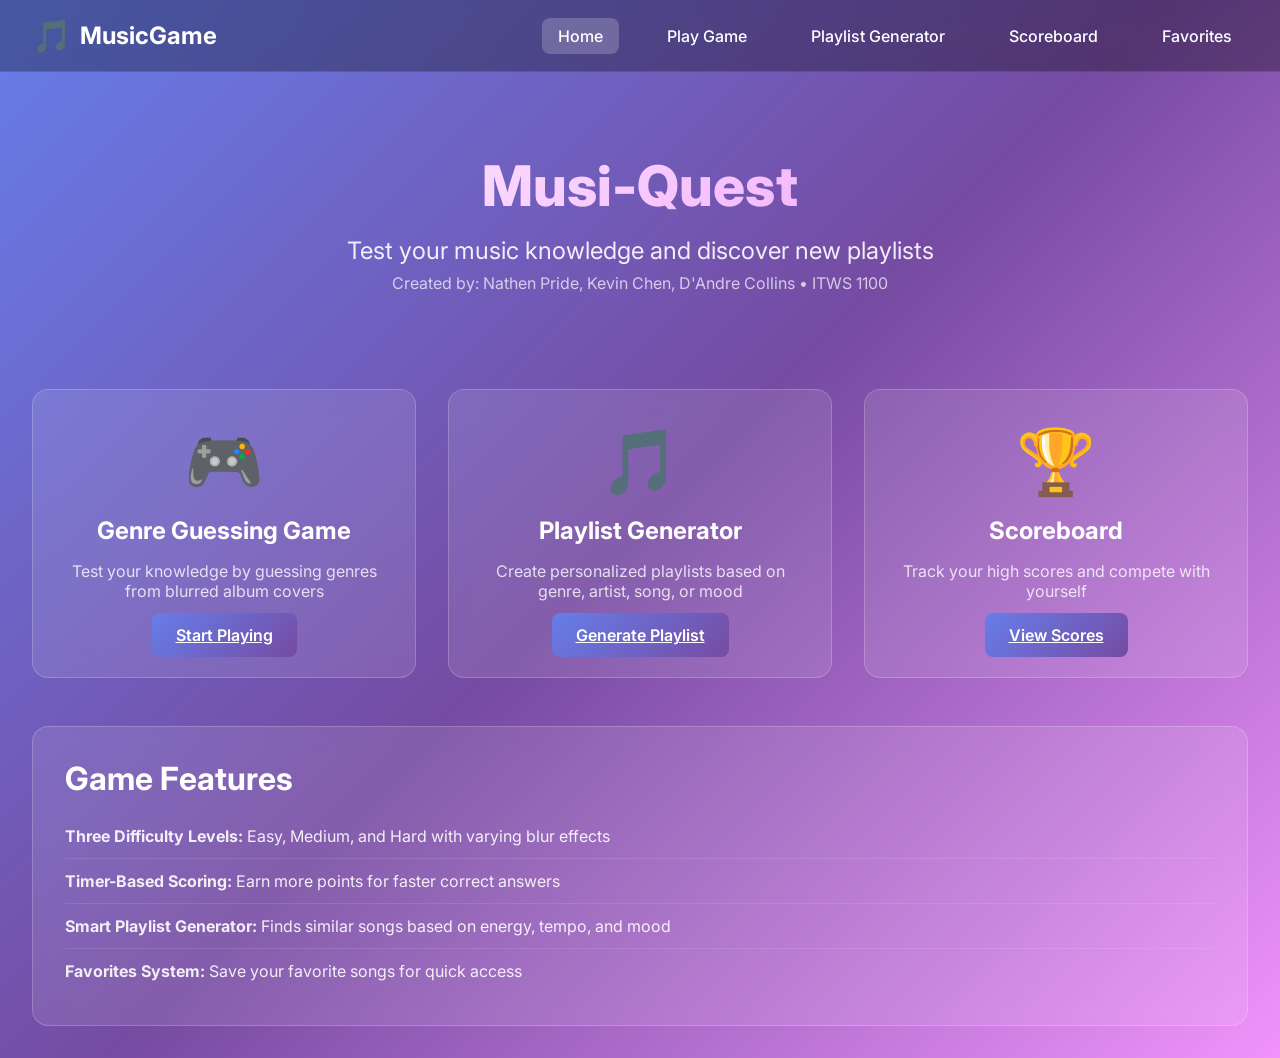
<file: index.html>
<!DOCTYPE html>
<!-- Landing page -->
<html lang="en">
<head>
    <meta charset="UTF-8">
    <meta name="viewport" content="width=device-width, initial-scale=1.0">
    <title>Welcome to Musi Quest</title>
    <link rel="preconnect" href="https://fonts.googleapis.com">
    <link rel="preconnect" href="https://fonts.gstatic.com" crossorigin>
    <link href="https://fonts.googleapis.com/css2?family=Inter:wght@300;400;600;700;800&display=swap" rel="stylesheet">
    <link rel="stylesheet" href="styles.css">
</head>
<body>

    <nav id="navbar">
        <div class="nav-container">
            <div class="nav-brand">
                <span class="icon">🎵</span>
                <span class="brand-text">MusicGame</span>
            </div>
            <ul class="nav-links">
                <li><a href="index.html"              class="nav-link active">Home</a></li>
                <li><a href="pages/game.html"         class="nav-link">Play Game</a></li>
                <li><a href="pages/playlist.html"     class="nav-link">Playlist Generator</a></li>
                <li><a href="pages/scoreboard.html"   class="nav-link">Scoreboard</a></li>
                <li><a href="pages/favorites.html"    class="nav-link">Favorites</a></li>
            </ul>
        </div>
    </nav>

    <main id="app">

        <section class="page active">
            <div class="container">
                <div class="hero-section">
                    <h1 class="hero-title">Musi-Quest</h1>
                    <p class="hero-subtitle">Test your music knowledge and discover new playlists</p>
                    <p class="team-info">Created by: Nathen Pride, Kevin Chen, D'Andre Collins &bull; ITWS 1100</p>
                </div>

                <div class="features-grid">
                    <div class="feature-card">
                        <div class="feature-icon">🎮</div>
                        <h3>Genre Guessing Game</h3>
                        <p>Test your knowledge by guessing genres from blurred album covers</p>
                        <a href="pages/game.html" class="btn btn-primary">Start Playing</a>
                    </div>
                    <div class="feature-card">
                        <div class="feature-icon">🎵</div>
                        <h3>Playlist Generator</h3>
                        <p>Create personalized playlists based on genre, artist, song, or mood</p>
                        <a href="pages/playlist.html" class="btn btn-primary">Generate Playlist</a>
                    </div>
                    <div class="feature-card">
                        <div class="feature-icon">🏆</div>
                        <h3>Scoreboard</h3>
                        <p>Track your high scores and compete with yourself</p>
                        <a href="pages/scoreboard.html" class="btn btn-primary">View Scores</a>
                    </div>
                </div>

                <div class="info-section">
                    <h2>Game Features</h2>
                    <ul class="features-list">
                        <li><strong>Three Difficulty Levels:</strong> Easy, Medium, and Hard with varying blur effects</li>
                        <li><strong>Timer-Based Scoring:</strong> Earn more points for faster correct answers</li>
                        <li><strong>Smart Playlist Generator:</strong> Finds similar songs based on energy, tempo, and mood</li>
                        <li><strong>Favorites System:</strong> Save your favorite songs for quick access</li>
                    </ul>
                </div>
            </div>
        </section>

    </main>

</body>
</html>
</file>
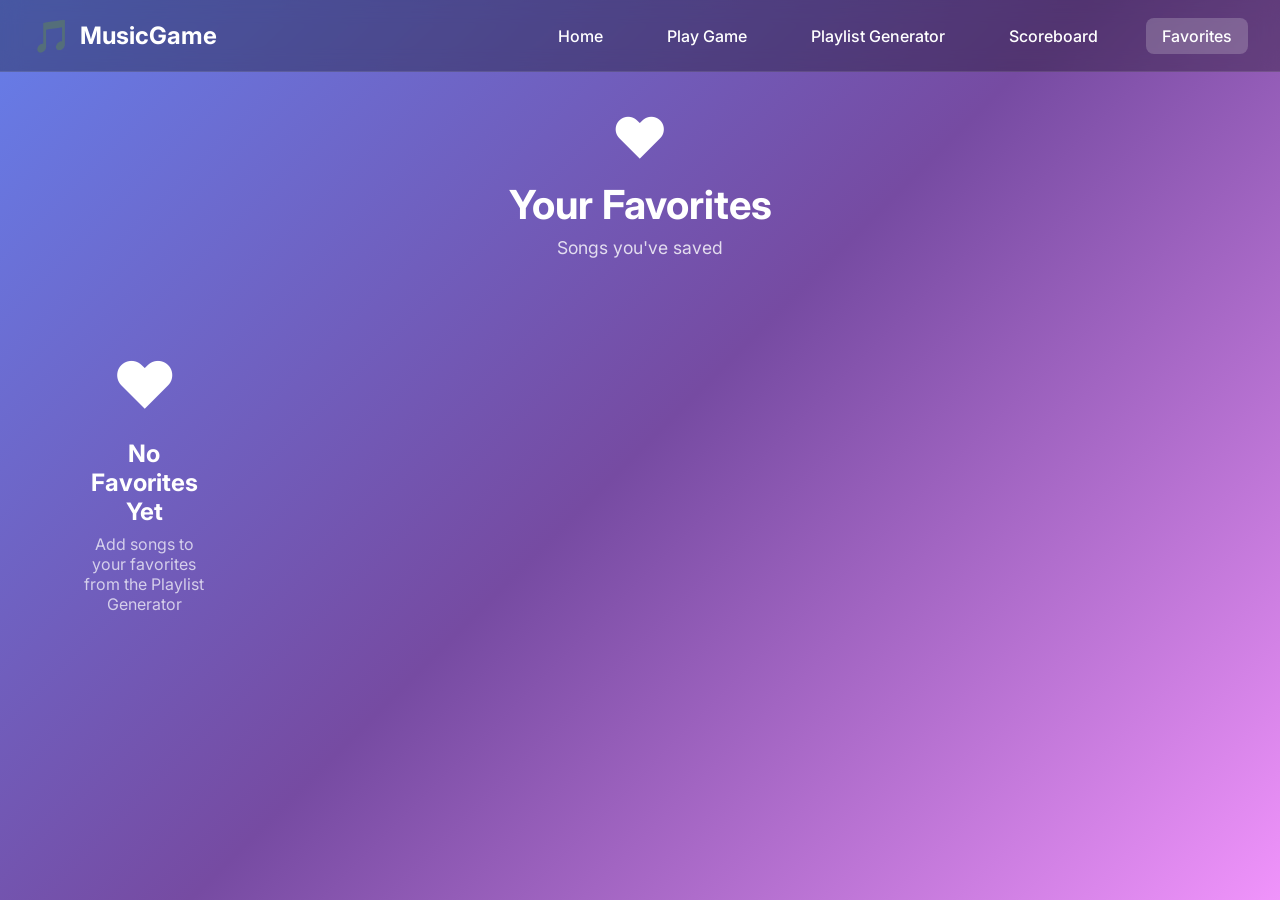
<file: pages/favorites.html>
<!DOCTYPE html>
<!-- Favorites page — renders saved songs from localStorage via favorites.js -->
<html lang="en">
<head>
    <meta charset="UTF-8">
    <meta name="viewport" content="width=device-width, initial-scale=1.0">
    <title>Favorites – MusicGame</title>
    <link rel="preconnect" href="https://fonts.googleapis.com">
    <link rel="preconnect" href="https://fonts.gstatic.com" crossorigin>
    <link href="https://fonts.googleapis.com/css2?family=Inter:wght@300;400;600;700;800&display=swap" rel="stylesheet">
    <link rel="stylesheet" href="../styles.css">
</head>
<body>

    <nav id="navbar">
        <div class="nav-container">
            <div class="nav-brand">
                <span class="icon">🎵</span>
                <span class="brand-text">MusicGame</span>
            </div>
            <ul class="nav-links">
                <li><a href="../index.html"          class="nav-link">Home</a></li>
                <li><a href="game.html"               class="nav-link">Play Game</a></li>
                <li><a href="playlist.html"           class="nav-link">Playlist Generator</a></li>
                <li><a href="scoreboard.html"         class="nav-link">Scoreboard</a></li>
                <li><a href="favorites.html"          class="nav-link active">Favorites</a></li>
            </ul>
        </div>
    </nav>

    <main id="app">
        <section class="page active">
            <div class="container">
                <div class="page-header">
                    <span class="page-icon">❤️</span>
                    <h1>Your Favorites</h1>
                    <p>Songs you've saved</p>
                </div>
                <!-- loadFavorites() renders cards into this grid -->
                <div id="favorites-grid" class="playlist-grid"></div>
            </div>
        </section>
    </main>

    <script src="../data/songs.js"></script>
    <script src="../js/storage.js"></script>
    <script src="../js/favorites.js"></script>
    <script>
        let _favAudio = null;
        let _favSongId = null;

        function setPlayBtnIcon(songId, icon) {
            const btn = document.getElementById('play-btn-' + songId);
            if (btn) btn.textContent = icon;
        }

        function stopFavPreview() {
            if (_favAudio) { _favAudio.pause(); _favAudio = null; }
            if (_favSongId) { setPlayBtnIcon(_favSongId, '▶️'); _favSongId = null; }
        }

        function playPreview(songId) {
            // Clicking the playing song pauses it
            if (_favSongId === songId) { stopFavPreview(); return; }

            stopFavPreview();

            const song = songs.find(s => s.id === songId);
            if (!song || !song.previewUrl || song.previewUrl.trim() === '') return;

            _favAudio  = new Audio(song.previewUrl);
            _favSongId = songId;
            _favAudio.volume = 0.6;

            _favAudio.addEventListener('ended', () => {
                setPlayBtnIcon(songId, '▶️');
                _favAudio = null; _favSongId = null;
            });

            _favAudio.play()
                .then(() => setPlayBtnIcon(songId, '⏸️'))
                .catch(() => { _favAudio = null; _favSongId = null; });
        }

        document.addEventListener('DOMContentLoaded', loadFavorites);
    </script>

</body>
</html>
</file>
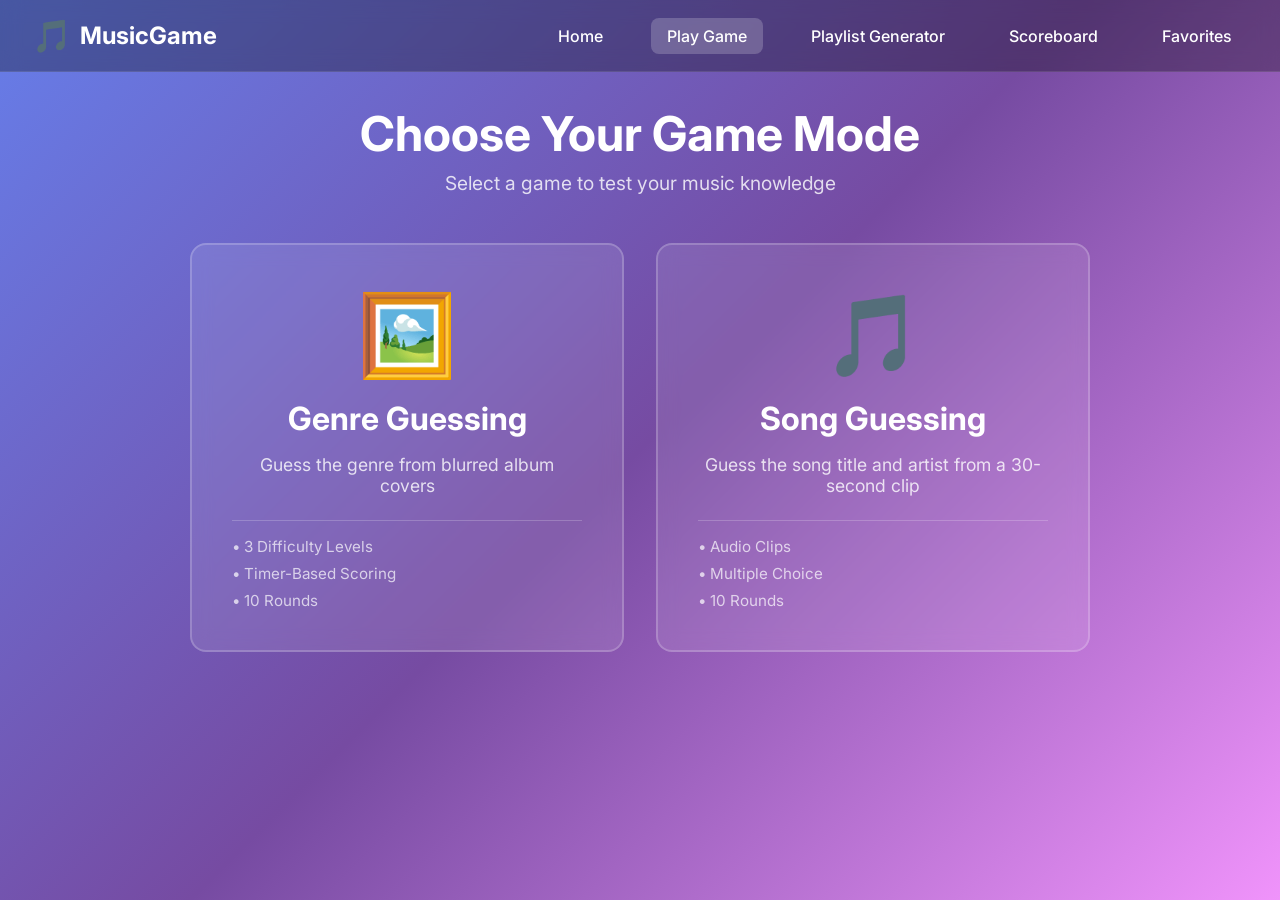
<file: pages/game.html>
<!DOCTYPE html>
<!-- Game mode selector — links out to the two game pages in pages/games/ -->
<html lang="en">
<head>
    <meta charset="UTF-8">
    <meta name="viewport" content="width=device-width, initial-scale=1.0">
    <title>Play Game – MusicGame</title>
    <link rel="preconnect" href="https://fonts.googleapis.com">
    <link rel="preconnect" href="https://fonts.gstatic.com" crossorigin>
    <link href="https://fonts.googleapis.com/css2?family=Inter:wght@300;400;600;700;800&display=swap" rel="stylesheet">
    <link rel="stylesheet" href="../styles.css">
</head>
<body>

    <nav id="navbar">
        <div class="nav-container">
            <div class="nav-brand">
                <span class="icon">🎵</span>
                <span class="brand-text">MusicGame</span>
            </div>
            <ul class="nav-links">
                <li><a href="../index.html"          class="nav-link">Home</a></li>
                <li><a href="game.html"               class="nav-link active">Play Game</a></li>
                <li><a href="playlist.html"           class="nav-link">Playlist Generator</a></li>
                <li><a href="scoreboard.html"         class="nav-link">Scoreboard</a></li>
                <li><a href="favorites.html"          class="nav-link">Favorites</a></li>
            </ul>
        </div>
    </nav>

    <main id="app">

        <!-- Choose between the two game modes — each card navigates to its own page -->
        <section id="game-page" class="page active">
            <div class="container">
                <div class="game-select-header">
                    <h1>Choose Your Game Mode</h1>
                    <p>Select a game to test your music knowledge</p>
                </div>
                <div class="game-mode-grid">
                    <!-- Navigates to the difficulty picker for the genre guessing game -->
                    <div class="game-mode-card" onclick="window.location.href='games/genre-game.html'">
                        <div class="game-mode-icon">🖼️</div>
                        <h3>Genre Guessing</h3>
                        <p class="game-mode-desc">Guess the genre from blurred album covers</p>
                        <div class="game-mode-features">
                            <span>&bull; 3 Difficulty Levels</span>
                            <span>&bull; Timer-Based Scoring</span>
                            <span>&bull; 10 Rounds</span>
                        </div>
                    </div>
                    <!-- Navigates directly to the song guessing game (no difficulty selection) -->
                    <div class="game-mode-card" onclick="window.location.href='games/song-game.html'">
                        <div class="game-mode-icon">🎵</div>
                        <h3>Song Guessing</h3>
                        <p class="game-mode-desc">Guess the song title and artist from a 30-second clip</p>
                        <div class="game-mode-features">
                            <span>&bull; Audio Clips</span>
                            <span>&bull; Multiple Choice</span>
                            <span>&bull; 10 Rounds</span>
                        </div>
                    </div>
                </div>
            </div>
        </section>

    </main>

</body>
</html>
</file>
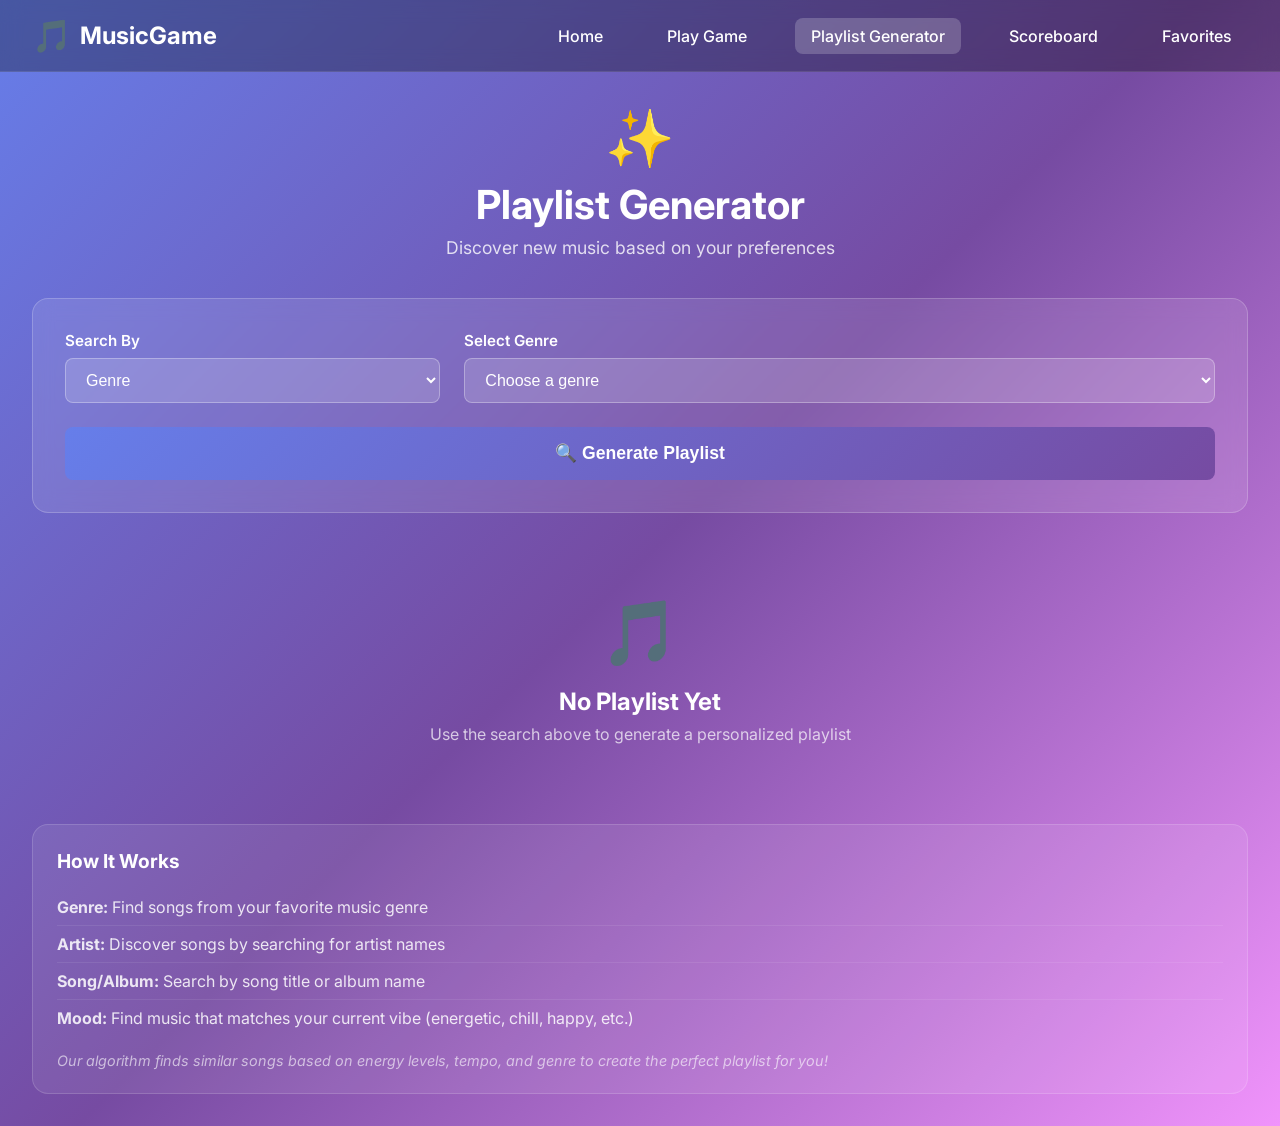
<file: pages/playlist.html>
<!DOCTYPE html>
<!-- Playlist Generator page — single static section, no hash routing needed -->
<html lang="en">
<head>
    <meta charset="UTF-8">
    <meta name="viewport" content="width=device-width, initial-scale=1.0">
    <title>Playlist Generator – MusicGame</title>
    <link rel="preconnect" href="https://fonts.googleapis.com">
    <link rel="preconnect" href="https://fonts.gstatic.com" crossorigin>
    <link href="https://fonts.googleapis.com/css2?family=Inter:wght@300;400;600;700;800&display=swap" rel="stylesheet">
    <link rel="stylesheet" href="../styles.css">
</head>
<body>

    <nav id="navbar">
        <div class="nav-container">
            <div class="nav-brand">
                <span class="icon">🎵</span>
                <span class="brand-text">MusicGame</span>
            </div>
            <ul class="nav-links">
                <li><a href="../index.html"          class="nav-link">Home</a></li>
                <li><a href="game.html"               class="nav-link">Play Game</a></li>
                <li><a href="playlist.html"           class="nav-link active">Playlist Generator</a></li>
                <li><a href="scoreboard.html"         class="nav-link">Scoreboard</a></li>
                <li><a href="favorites.html"          class="nav-link">Favorites</a></li>
            </ul>
        </div>
    </nav>

    <main id="app">

        <section id="playlist-page" class="page active">
            <div class="container">
                <div class="page-header">
                    <span class="page-icon">✨</span>
                    <h1>Playlist Generator</h1>
                    <p>Discover new music based on your preferences</p>
                </div>

                <!-- Search controls: mode selector + dynamic input (genre dropdown or text field) -->
                <div class="search-panel">
                    <div class="search-row">
                        <div class="form-group">
                            <label for="search-type">Search By</label>
                            <!-- Changing this swaps between genre-select and search-input -->
                            <select id="search-type" class="form-control" onchange="updateSearchInput()">
                                <option value="genre">Genre</option>
                                <option value="artist">Artist</option>
                                <option value="song">Song/Album</option>
                                <option value="mood">Mood</option>
                            </select>
                        </div>
                        <div class="form-group">
                            <label for="search-input" id="search-label">Select Genre</label>
                            <!-- Genre dropdown — options are populated by initPlaylistGenerator() -->
                            <select id="genre-select" class="form-control">
                                <option value="">Choose a genre</option>
                            </select>
                            <!-- Free-text input — hidden by default, shown for artist/song/mood modes -->
                            <input type="text" id="search-input" class="form-control hidden" placeholder="Enter search...">
                        </div>
                    </div>
                    <button class="btn btn-primary btn-large" onclick="generatePlaylist()">
                        <span>🔍</span> Generate Playlist
                    </button>
                </div>

                <!-- Song cards are rendered here by displayPlaylist() -->
                <div id="playlist-results" class="playlist-results">
                    <div class="empty-state">
                        <span class="empty-icon">🎵</span>
                        <h3>No Playlist Yet</h3>
                        <p>Use the search above to generate a personalized playlist</p>
                    </div>
                </div>

                <!-- Static explainer — no JS interaction -->
                <div class="info-panel">
                    <h3>How It Works</h3>
                    <ul>
                        <li><strong>Genre:</strong> Find songs from your favorite music genre</li>
                        <li><strong>Artist:</strong> Discover songs by searching for artist names</li>
                        <li><strong>Song/Album:</strong> Search by song title or album name</li>
                        <li><strong>Mood:</strong> Find music that matches your current vibe (energetic, chill, happy, etc.)</li>
                    </ul>
                    <p class="info-note">Our algorithm finds similar songs based on energy levels, tempo, and genre to create the perfect playlist for you!</p>
                </div>
            </div>
        </section>

    </main>

    <script src="../data/songs.js"></script>
    <script src="../js/storage.js"></script>
    <!-- favorites.js needed so toggleFavorite() works on playlist cards -->
    <script src="../js/favorites.js"></script>
    <script src="../js/playlist.js"></script>
    <script>
        // Populate the genre dropdown once the DOM is ready
        document.addEventListener('DOMContentLoaded', initPlaylistGenerator);
    </script>

</body>
</html>
</file>
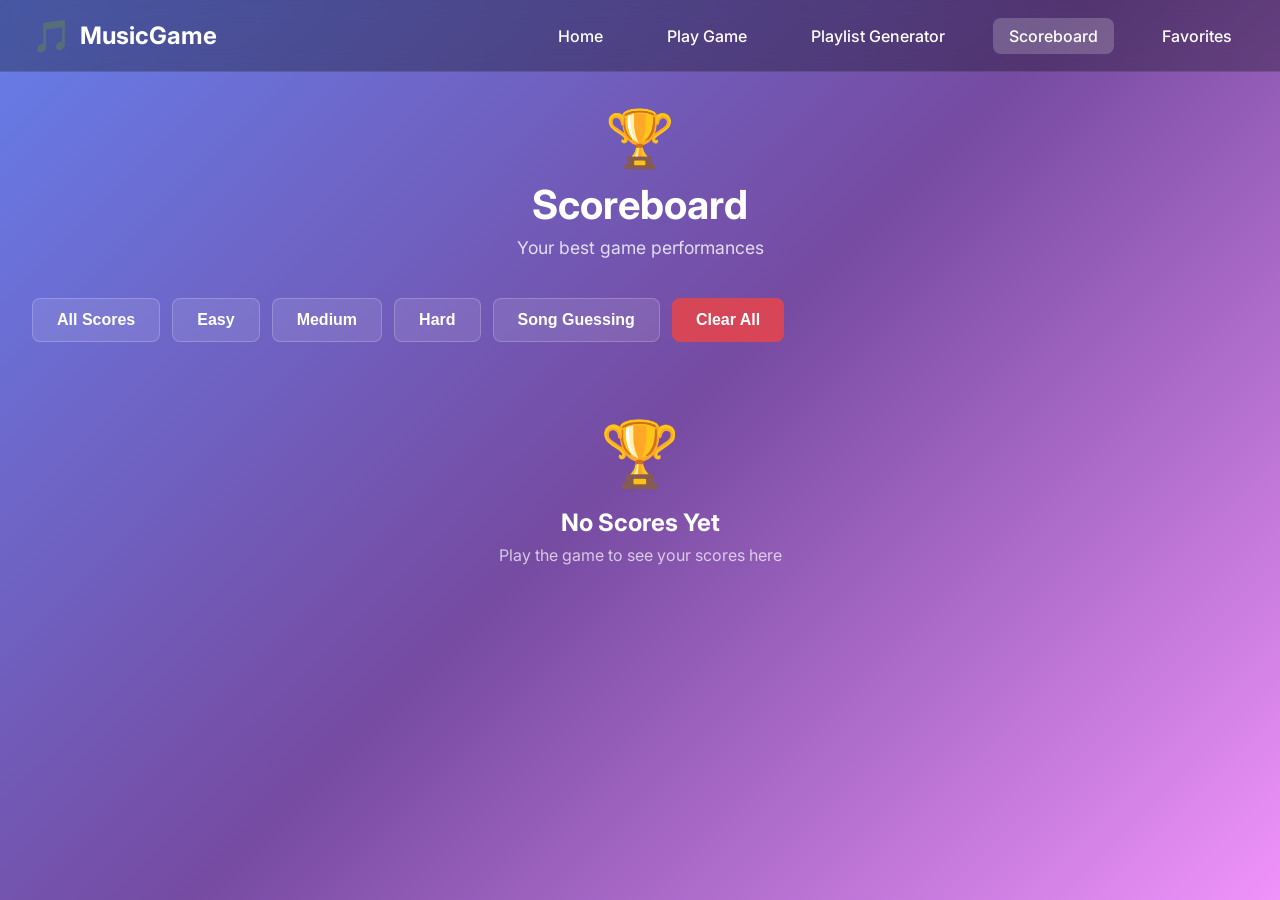
<file: pages/scoreboard.html>
<!DOCTYPE html>
<!-- Scoreboard page — reads scores from localStorage and renders them sorted by score -->
<html lang="en">
<head>
    <meta charset="UTF-8">
    <meta name="viewport" content="width=device-width, initial-scale=1.0">
    <title>Scoreboard – MusicGame</title>
    <link rel="preconnect" href="https://fonts.googleapis.com">
    <link rel="preconnect" href="https://fonts.gstatic.com" crossorigin>
    <link href="https://fonts.googleapis.com/css2?family=Inter:wght@300;400;600;700;800&display=swap" rel="stylesheet">
    <link rel="stylesheet" href="../styles.css">
</head>
<body>

    <nav id="navbar">
        <div class="nav-container">
            <div class="nav-brand">
                <span class="icon">🎵</span>
                <span class="brand-text">MusicGame</span>
            </div>
            <ul class="nav-links">
                <li><a href="../index.html"          class="nav-link">Home</a></li>
                <li><a href="game.html"               class="nav-link">Play Game</a></li>
                <li><a href="playlist.html"           class="nav-link">Playlist Generator</a></li>
                <li><a href="scoreboard.html"         class="nav-link active">Scoreboard</a></li>
                <li><a href="favorites.html"          class="nav-link">Favorites</a></li>
            </ul>
        </div>
    </nav>

    <main id="app">

        <section id="scoreboard-page" class="page active">
            <div class="container">
                <div class="page-header">
                    <span class="page-icon">🏆</span>
                    <h1>Scoreboard</h1>
                    <p>Your best game performances</p>
                </div>

                <!-- Filter buttons call filterScores(difficulty) in scoreboard.js -->
                <div class="scoreboard-controls">
                    <button class="btn btn-secondary" onclick="filterScores('all')">All Scores</button>
                    <button class="btn btn-secondary" onclick="filterScores('easy')">Easy</button>
                    <button class="btn btn-secondary" onclick="filterScores('medium')">Medium</button>
                    <button class="btn btn-secondary" onclick="filterScores('hard')">Hard</button>
                    <button class="btn btn-secondary" onclick="filterScores('song-guess')">Song Guessing</button>
                    <!-- Danger button — triggers confirmation dialog before wiping scores -->
                    <button class="btn btn-danger"    onclick="clearScores()">Clear All</button>
                </div>

                <!-- Score rows are injected here by displayScores() -->
                <div id="scoreboard-list" class="scoreboard-list"></div>
            </div>
        </section>

    </main>

    <!-- No songs.js needed here — scoreboard only reads saved score objects -->
    <script src="../js/storage.js"></script>
    <script src="../js/scoreboard.js"></script>
    <script>
        // Load all scores immediately when the page opens
        document.addEventListener('DOMContentLoaded', () => loadScoreboard('all'));
    </script>

</body>
</html>
</file>
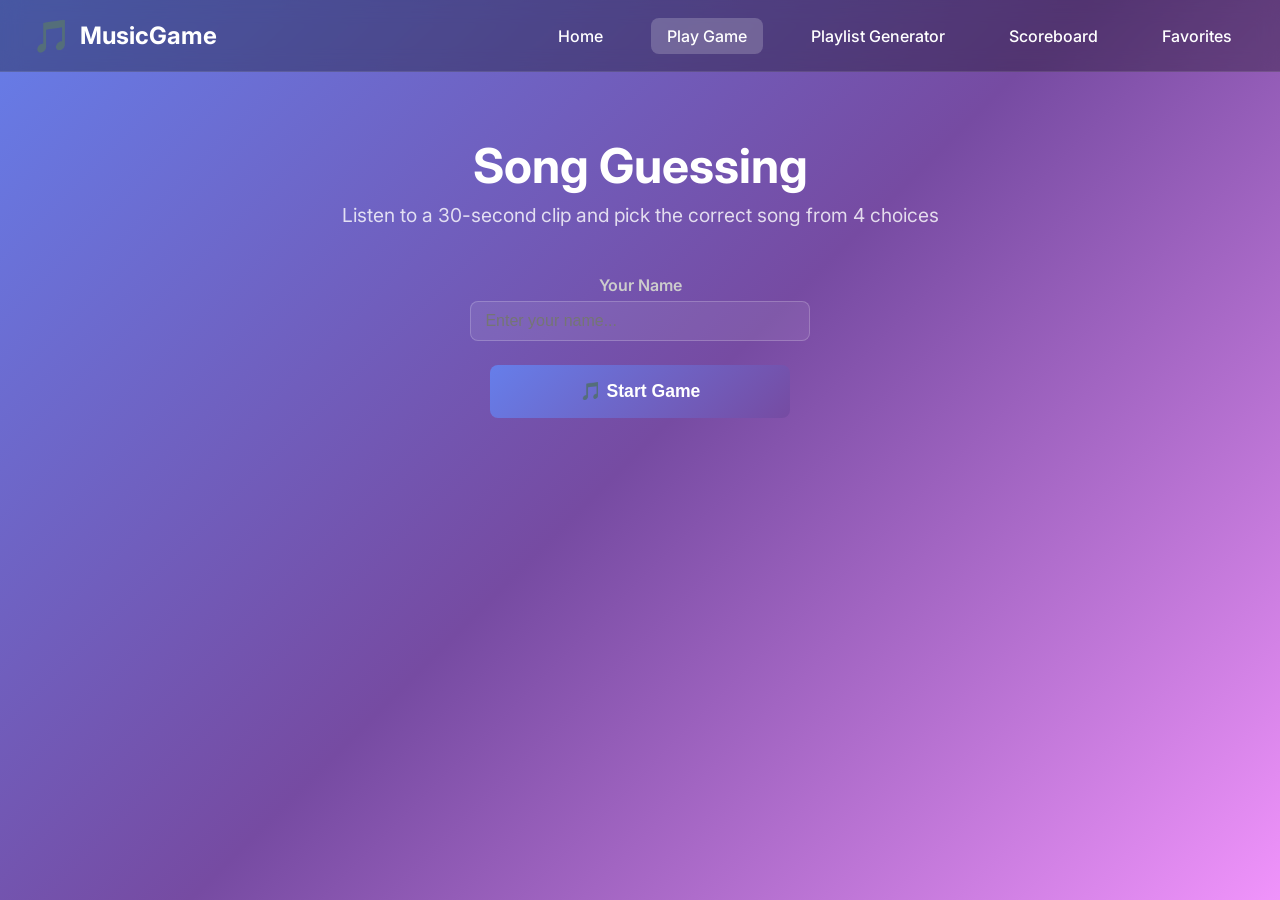
<file: pages/games/song-game.html>
<!DOCTYPE html>
<!-- Song Guessing — self-contained SPA: gameplay → results -->
<html lang="en">
<head>
    <meta charset="UTF-8">
    <meta name="viewport" content="width=device-width, initial-scale=1.0">
    <title>Song Guessing – MusicGame</title>
    <link rel="preconnect" href="https://fonts.googleapis.com">
    <link rel="preconnect" href="https://fonts.gstatic.com" crossorigin>
    <link href="https://fonts.googleapis.com/css2?family=Inter:wght@300;400;600;700;800&display=swap" rel="stylesheet">
    <link rel="stylesheet" href="../../styles.css">
</head>
<body>

    <nav id="navbar">
        <div class="nav-container">
            <div class="nav-brand">
                <span class="icon">🎵</span>
                <span class="brand-text">MusicGame</span>
            </div>
            <ul class="nav-links">
                <li><a href="../../index.html"          class="nav-link">Home</a></li>
                <li><a href="../game.html"               class="nav-link active">Play Game</a></li>
                <li><a href="../playlist.html"           class="nav-link">Playlist Generator</a></li>
                <li><a href="../scoreboard.html"         class="nav-link">Scoreboard</a></li>
                <li><a href="../favorites.html"          class="nav-link">Favorites</a></li>
            </ul>
        </div>
    </nav>

    <main id="app">

        <!-- Start screen — user must click so the browser grants audio autoplay permission -->
        <section id="start-page" class="page active">
            <div class="container" style="text-align:center; padding-top:4rem;">
                <div class="game-select-header">
                    <h1>Song Guessing</h1>
                    <p>Listen to a 30-second clip and pick the correct song from 4 choices</p>
                </div>
                <div style="max-width:340px;margin:0 auto 0;">
                    <label for="player-name-input" style="display:block;margin-bottom:0.4rem;font-weight:600;color:var(--text-secondary,#ccc);">Your Name</label>
                    <input type="text" id="player-name-input" maxlength="24"
                           placeholder="Enter your name..."
                           style="width:100%;padding:0.6rem 0.9rem;border-radius:8px;border:1px solid rgba(255,255,255,0.2);background:rgba(255,255,255,0.08);color:#fff;font-size:1rem;"
                           oninput="localStorage.setItem('musicGamePlayerName', this.value.trim() || 'Player')">
                </div>
                <button class="btn btn-primary btn-large" style="max-width:300px; margin:1.5rem auto;"
                        onclick="startSongGame()">
                    🎵 Start Game
                </button>
            </div>
        </section>

        <!-- Gameplay section — audio player + 4-option multiple choice per round -->
        <section id="song-game-page" class="page">
            <div class="container">
                <!-- Round counter, running score, points earned so far -->
                <div class="game-header">
                    <div class="game-stats">
                        <div class="stat">
                            <span class="stat-label">Round</span>
                            <span class="stat-value" id="song-round-display">1/10</span>
                        </div>
                        <div class="stat">
                            <span class="stat-label">Score</span>
                            <span class="stat-value" id="song-score-display">0</span>
                        </div>
                        <div class="stat">
                            <span class="stat-label">Points</span>
                            <span class="stat-value" id="song-points-display">0/10</span>
                        </div>
                    </div>
                </div>

                <div class="song-game-content">
                    <!-- Audio player card: progress bar driven by songGame.js setInterval -->
                    <div class="audio-player-container">
                        <div class="audio-player-card">
                            <div class="audio-wave">🎵 🎶 🎵</div>
                            <div class="audio-info">
                                <div class="audio-timer">
                                    <span id="audio-current-time">0:00</span>
                                    <span>/</span>
                                    <span id="audio-duration">0:30</span>
                                </div>
                                <div class="audio-progress-bar">
                                    <!-- Width animated via inline style by songGame.js -->
                                    <div id="audio-progress" class="audio-progress-fill"></div>
                                </div>
                            </div>
                            <button id="play-audio-btn" class="btn-play" onclick="playSongAudio()">
                                <span id="play-icon">▶️</span>
                                <span id="play-text">Play Song</span>
                            </button>
                            <p class="audio-hint">Listen carefully to guess the song and artist!</p>
                        </div>
                    </div>

                    <!-- 4 multiple choice buttons injected by displaySongQuestion() -->
                    <div class="guess-form">
                        <p class="audio-hint" style="margin-bottom:0.75rem;">Which song is playing?</p>
                        <div id="song-options" class="genre-options"></div>
                    </div>

                    <!-- Hidden until the player answers; shown by showSongFeedback() -->
                    <div id="song-feedback" class="feedback hidden">
                        <div class="feedback-content">
                            <span id="song-feedback-icon"></span>
                            <div id="song-feedback-text"></div>
                        </div>
                    </div>
                </div>
            </div>
        </section>

        <!-- Results screen shown by endSongGame() -->
        <section id="results-page" class="page">
            <div class="container results-container">
                <div class="results-header">
                    <h1>Game Complete!</h1>
                    <div class="final-score">
                        <span class="score-label">Final Score</span>
                        <span id="final-score" class="score-value">0</span>
                    </div>
                </div>
                <div class="results-stats">
                    <div class="result-stat">
                        <span class="result-label">Correct Answers</span>
                        <span id="final-correct" class="result-value">0/10</span>
                    </div>
                    <div class="result-stat">
                        <span class="result-label">Accuracy</span>
                        <span id="final-accuracy" class="result-value">0%</span>
                    </div>
                    <div class="result-stat">
                        <span class="result-label">Difficulty</span>
                        <span id="final-difficulty" class="result-value">Song Guessing</span>
                    </div>
                </div>
                <div class="results-actions">
                    <button class="btn btn-primary"   onclick="location.reload()">Play Again</button>
                    <button class="btn btn-secondary" onclick="window.location.href='../scoreboard.html'">View Scoreboard</button>
                    <button class="btn btn-secondary" onclick="window.location.href='../../index.html'">Home</button>
                </div>
            </div>
        </section>

    </main>

    <script src="../../data/songs.js"></script>
    <script src="../../js/storage.js"></script>
    <script src="../../js/songGame.js"></script>
    <script>
        // Local hash router: songGame.js calls navigateTo('#song-game') and navigateTo('#results')
        function navigateTo(hash) {
            window.location.hash = hash;
        }

        function handleRoute() {
            const hash = window.location.hash || '#start';
            const page = hash.substring(1);
            document.querySelectorAll('.page').forEach(p => p.classList.remove('active'));
            const el = document.getElementById(page + '-page');
            (el || document.getElementById('start-page')).classList.add('active');
        }

        window.addEventListener('hashchange', handleRoute);

        // Only set up routing on load — startSongGame() is triggered by the Start button
        // so the browser has a user gesture and allows audio autoplay on round 1
        document.addEventListener('DOMContentLoaded', handleRoute);
    </script>

</body>
</html>
</file>
<file: styles.css>
/* ── Reset & Base ─────────────────────────────────────────────────────────────
   Box-sizing reset + full-viewport purple gradient background used on every page */
* {
    margin: 0;
    padding: 0;
    box-sizing: border-box;
}

body {
    font-family: 'Inter', -apple-system, BlinkMacSystemFont, 'Segoe UI', sans-serif;
    background: linear-gradient(135deg, #667eea 0%, #764ba2 50%, #f093fb 100%);
    min-height: 100vh;
    color: #ffffff;
    overflow-x: hidden;
}

/* ── Navigation ───────────────────────────────────────────────────────────────
   Sticky frosted-glass nav bar; active link gets a slightly brighter background */
#navbar {
    background: rgba(0, 0, 0, 0.3);
    backdrop-filter: blur(10px);
    padding: 1rem 2rem;
    position: sticky;
    top: 0;
    z-index: 100;
    border-bottom: 1px solid rgba(255, 255, 255, 0.1);
}

.nav-container {
    max-width: 1400px;
    margin: 0 auto;
    display: flex;
    justify-content: space-between;
    align-items: center;
}

.nav-brand {
    display: flex;
    align-items: center;
    gap: 0.5rem;
    font-size: 1.5rem;
    font-weight: 700;
}

.icon {
    font-size: 2rem;
}

.nav-links {
    display: flex;
    list-style: none;
    gap: 2rem;
}

.nav-link {
    color: #ffffff;
    text-decoration: none;
    font-weight: 500;
    padding: 0.5rem 1rem;
    border-radius: 0.5rem;
    transition: all 0.3s ease;
}

.nav-link:hover {
    background: rgba(255, 255, 255, 0.1);
}

.nav-link.active {
    background: rgba(255, 255, 255, 0.2);
}

/* ── Layout ───────────────────────────────────────────────────────────────────
   Centered max-width wrapper used inside every page section */
.container {
    max-width: 1400px;
    margin: 0 auto;
    padding: 2rem;
}

/* ── Page Routing ─────────────────────────────────────────────────────────────
   All .page sections are hidden by default; the router adds .active to show one.
   fadeIn animation runs every time a page becomes active. */
.page {
    display: none;
    animation: fadeIn 0.5s ease;
}

.page.active {
    display: block;
}

@keyframes fadeIn {
    from {
        opacity: 0;
        transform: translateY(20px);
    }
    to {
        opacity: 1;
        transform: translateY(0);
    }
}

/* ── Buttons ──────────────────────────────────────────────────────────────────
   Base .btn + three variants (primary gradient, secondary ghost, danger red)
   and a full-width .btn-large modifier used in the playlist search panel */
.btn {
    padding: 0.75rem 1.5rem;
    border: none;
    border-radius: 0.5rem;
    font-weight: 600;
    cursor: pointer;
    transition: all 0.3s ease;
    font-size: 1rem;
}

.btn-primary {
    background: linear-gradient(135deg, #667eea 0%, #764ba2 100%);
    color: white;
}

.btn-primary:hover {
    transform: translateY(-2px);
    box-shadow: 0 10px 20px rgba(0, 0, 0, 0.3);
}

.btn-secondary {
    background: rgba(255, 255, 255, 0.1);
    color: white;
    border: 1px solid rgba(255, 255, 255, 0.2);
}

.btn-secondary:hover {
    background: rgba(255, 255, 255, 0.2);
}

.btn-danger {
    background: rgba(239, 68, 68, 0.8);
    color: white;
}

.btn-danger:hover {
    background: rgba(239, 68, 68, 1);
}

.btn-large {
    width: 100%;
    padding: 1rem 2rem;
    font-size: 1.1rem;
    margin-top: 1rem;
}

/* ── Home Page ────────────────────────────────────────────────────────────────
   Hero section with gradient text title + responsive 3-column feature card grid */
.hero-section {
    text-align: center;
    padding: 3rem 0;
}

.hero-title {
    font-size: 3.5rem;
    font-weight: 800;
    margin-bottom: 1rem;
    background: linear-gradient(135deg, #fff 0%, #f093fb 100%);
    -webkit-background-clip: text;
    -webkit-text-fill-color: transparent;
    background-clip: text;
}

.hero-subtitle {
    font-size: 1.5rem;
    color: rgba(255, 255, 255, 0.9);
    margin-bottom: 0.5rem;
}

.team-info {
    color: rgba(255, 255, 255, 0.7);
    font-size: 1rem;
}

.features-grid {
    display: grid;
    grid-template-columns: repeat(auto-fit, minmax(300px, 1fr));
    gap: 2rem;
    margin: 3rem 0;
}

.feature-card {
    background: rgba(255, 255, 255, 0.1);
    backdrop-filter: blur(10px);
    padding: 2rem;
    border-radius: 1rem;
    border: 1px solid rgba(255, 255, 255, 0.2);
    text-align: center;
    transition: all 0.3s ease;
}

.feature-card:hover {
    transform: translateY(-5px);
    box-shadow: 0 20px 40px rgba(0, 0, 0, 0.3);
    background: rgba(255, 255, 255, 0.15);
}

.feature-icon {
    font-size: 4rem;
    margin-bottom: 1rem;
}

.feature-card h3 {
    font-size: 1.5rem;
    margin-bottom: 1rem;
}

.feature-card p {
    color: rgba(255, 255, 255, 0.8);
    margin-bottom: 1.5rem;
}

.info-section {
    background: rgba(255, 255, 255, 0.1);
    backdrop-filter: blur(10px);
    padding: 2rem;
    border-radius: 1rem;
    border: 1px solid rgba(255, 255, 255, 0.2);
    margin-top: 3rem;
}

.info-section h2 {
    font-size: 2rem;
    margin-bottom: 1rem;
}

.features-list {
    list-style: none;
    padding: 0;
}

.features-list li {
    padding: 0.75rem 0;
    color: rgba(255, 255, 255, 0.9);
    border-bottom: 1px solid rgba(255, 255, 255, 0.1);
}

.features-list li:last-child {
    border-bottom: none;
}

/* ── Game Selection ───────────────────────────────────────────────────────────
   Centered header + responsive grid of clickable game-mode and difficulty cards */
.game-select-header {
    text-align: center;
    margin-bottom: 3rem;
}

.game-select-header h1 {
    font-size: 3rem;
    margin-bottom: 0.5rem;
}

.game-select-header p {
    font-size: 1.2rem;
    color: rgba(255, 255, 255, 0.8);
}

.difficulty-grid {
    display: grid;
    grid-template-columns: repeat(auto-fit, minmax(280px, 1fr));
    gap: 2rem;
}

/* Game Mode Selection */
.game-mode-grid {
    display: grid;
    grid-template-columns: repeat(auto-fit, minmax(300px, 1fr));
    gap: 2rem;
    max-width: 900px;
    margin: 0 auto;
}

.game-mode-card {
    background: rgba(255, 255, 255, 0.1);
    backdrop-filter: blur(10px);
    padding: 2.5rem;
    border-radius: 1rem;
    border: 2px solid rgba(255, 255, 255, 0.2);
    text-align: center;
    cursor: pointer;
    transition: all 0.3s ease;
}

.game-mode-card:hover {
    transform: translateY(-10px);
    box-shadow: 0 20px 40px rgba(0, 0, 0, 0.4);
    border-color: rgba(255, 255, 255, 0.5);
    background: rgba(255, 255, 255, 0.15);
}

.game-mode-icon {
    font-size: 5rem;
    margin-bottom: 1rem;
}

.game-mode-card h3 {
    font-size: 2rem;
    margin-bottom: 1rem;
}

.game-mode-desc {
    color: rgba(255, 255, 255, 0.8);
    margin-bottom: 1.5rem;
    font-size: 1.1rem;
}

.game-mode-features {
    display: flex;
    flex-direction: column;
    gap: 0.5rem;
    padding-top: 1rem;
    border-top: 1px solid rgba(255, 255, 255, 0.2);
    color: rgba(255, 255, 255, 0.7);
    font-size: 0.95rem;
    text-align: left;
}

/* ── Song Guessing Game ───────────────────────────────────────────────────────
   Audio player card (wave animation, progress bar) + multiple choice option grid */
.song-game-content {
    max-width: 700px;
    margin: 0 auto;
}

.audio-player-container {
    margin-bottom: 2rem;
}

.audio-player-card {
    background: rgba(255, 255, 255, 0.1);
    backdrop-filter: blur(10px);
    padding: 2rem;
    border-radius: 1rem;
    border: 2px solid rgba(255, 255, 255, 0.3);
    text-align: center;
}

.audio-wave {
    font-size: 3rem;
    margin-bottom: 1.5rem;
    animation: wave 2s ease-in-out infinite;
}

@keyframes wave {
    0%, 100% {
        transform: scale(1);
    }
    50% {
        transform: scale(1.1);
    }
}

.audio-info {
    margin-bottom: 1.5rem;
}

.audio-timer {
    font-size: 1.2rem;
    font-weight: 600;
    margin-bottom: 0.75rem;
}

.audio-progress-bar {
    width: 100%;
    height: 12px;
    background: rgba(255, 255, 255, 0.2);
    border-radius: 6px;
    overflow: hidden;
}

.audio-progress-fill {
    height: 100%;
    background: linear-gradient(90deg, #667eea 0%, #f093fb 100%);
    width: 0%;
    transition: width 0.1s linear;
}

.btn-play {
    background: linear-gradient(135deg, #667eea 0%, #764ba2 100%);
    color: white;
    border: none;
    padding: 1rem 2rem;
    border-radius: 0.75rem;
    font-size: 1.2rem;
    font-weight: 700;
    cursor: pointer;
    display: inline-flex;
    align-items: center;
    gap: 0.75rem;
    transition: all 0.3s ease;
}

.btn-play:hover {
    transform: translateY(-2px);
    box-shadow: 0 10px 25px rgba(0, 0, 0, 0.3);
}

.btn-play:disabled {
    opacity: 0.5;
    cursor: not-allowed;
}

.audio-hint {
    margin-top: 1rem;
    color: rgba(255, 255, 255, 0.7);
    font-size: 0.9rem;
}

.guess-form {
    background: rgba(255, 255, 255, 0.1);
    backdrop-filter: blur(10px);
    padding: 2rem;
    border-radius: 1rem;
    border: 1px solid rgba(255, 255, 255, 0.2);
    margin-bottom: 2rem;
}

.guess-form .form-group {
    margin-bottom: 1.5rem;
}

.guess-input {
    font-size: 1.1rem;
    padding: 1rem;
}

.guess-form .btn {
    margin-top: 0.5rem;
}

.guess-form .btn-secondary {
    width: 100%;
}

/* ── Responsive Design ────────────────────────────────────────────────────────
   768px: stack grids to single column, collapse game stats vertically.
   480px: hide nav links entirely and reduce container padding. */
@media (max-width: 768px) {
    .nav-links {
        gap: 1rem;
        font-size: 0.9rem;
    }

    .hero-title {
        font-size: 2rem;
    }

    .hero-subtitle {
        font-size: 1.2rem;
    }

    .features-grid,
    .difficulty-grid {
        grid-template-columns: 1fr;
    }

    .game-stats {
        flex-direction: column;
        gap: 1rem;
    }

    .search-row {
        grid-template-columns: 1fr;
    }

    .playlist-grid {
        grid-template-columns: repeat(auto-fill, minmax(200px, 1fr));
    }

    .scoreboard-controls {
        justify-content: center;
    }

    .score-item {
        flex-direction: column;
        text-align: center;
        gap: 1rem;
    }
}

@media (max-width: 480px) {
    .nav-links {
        display: none;
    }

    .container {
        padding: 1rem;
    }

    .playlist-grid {
        grid-template-columns: 1fr;
    }
}

/* ─── Utility ─────────────────────────────────────────────────────────────── */
.hidden { display: none !important; }

/* ─── Difficulty Cards ────────────────────────────────────────────────────── */
.difficulty-card {
    background: rgba(255,255,255,0.1);
    backdrop-filter: blur(10px);
    padding: 2.5rem;
    border-radius: 1rem;
    border: 2px solid rgba(255,255,255,0.2);
    text-align: center;
    cursor: pointer;
    transition: all 0.3s ease;
}
.difficulty-card:hover {
    transform: translateY(-8px);
    box-shadow: 0 20px 40px rgba(0,0,0,0.4);
    border-color: rgba(255,255,255,0.5);
    background: rgba(255,255,255,0.15);
}
.difficulty-icon { font-size: 4rem; margin-bottom: 1rem; }
.difficulty-card h3 { font-size: 1.8rem; margin-bottom: 0.75rem; }
.difficulty-desc { color: rgba(255,255,255,0.8); margin-bottom: 1rem; }
.difficulty-stats {
    display: flex;
    justify-content: center;
    gap: 1.5rem;
    color: rgba(255,255,255,0.7);
    font-size: 0.95rem;
    padding-top: 1rem;
    border-top: 1px solid rgba(255,255,255,0.2);
}

/* ─── Game Header / Stats Bar ─────────────────────────────────────────────── */
.game-header {
    margin-bottom: 2rem;
}
.game-stats {
    display: flex;
    justify-content: center;
    gap: 2rem;
    background: rgba(255,255,255,0.1);
    backdrop-filter: blur(10px);
    padding: 1rem 2rem;
    border-radius: 1rem;
    border: 1px solid rgba(255,255,255,0.2);
}
.stat { text-align: center; }
.stat-label {
    display: block;
    font-size: 0.8rem;
    color: rgba(255,255,255,0.7);
    text-transform: uppercase;
    letter-spacing: 0.05em;
    margin-bottom: 0.25rem;
}
.stat-value {
    display: block;
    font-size: 1.5rem;
    font-weight: 700;
}

/* ─── Timer ───────────────────────────────────────────────────────────────── */
.timer-container { text-align: center; margin-bottom: 1.5rem; }
.timer-circle {
    display: inline-flex;
    align-items: center;
    justify-content: center;
    width: 80px;
    height: 80px;
    border-radius: 50%;
    background: rgba(255,255,255,0.15);
    border: 3px solid rgba(255,255,255,0.4);
    font-size: 2rem;
    font-weight: 800;
    margin-bottom: 0.75rem;
}
.timer-bar {
    width: 100%;
    max-width: 400px;
    margin: 0 auto;
    height: 8px;
    background: rgba(255,255,255,0.2);
    border-radius: 4px;
    overflow: hidden;
}
.timer-progress {
    height: 100%;
    width: 100%;
    background: linear-gradient(90deg, #667eea 0%, #f093fb 100%);
    transition: width 1s linear;
    border-radius: 4px;
}

/* ─── Album Cover ─────────────────────────────────────────────────────────── */
.game-content { max-width: 700px; margin: 0 auto; }
.album-container { position: relative; margin-bottom: 1.5rem; text-align: center; }
.album-image {
    width: 280px;
    height: 280px;
    object-fit: cover;
    border-radius: 1rem;
    box-shadow: 0 20px 40px rgba(0,0,0,0.5);
    transition: filter 0.5s ease;
}
.audio-control { margin-top: 1rem; }
.btn-audio {
    background: rgba(255,255,255,0.15);
    color: white;
    border: 1px solid rgba(255,255,255,0.3);
    padding: 0.5rem 1.25rem;
    border-radius: 2rem;
    cursor: pointer;
    display: inline-flex;
    align-items: center;
    gap: 0.5rem;
    font-size: 0.95rem;
    transition: all 0.3s ease;
}
.btn-audio:hover { background: rgba(255,255,255,0.25); }

/* ─── Genre Options ───────────────────────────────────────────────────────── */
.genre-options {
    display: grid;
    grid-template-columns: 1fr 1fr;
    gap: 1rem;
    margin-bottom: 1.5rem;
}
.genre-option {
    background: rgba(255,255,255,0.12);
    color: white;
    border: 2px solid rgba(255,255,255,0.25);
    padding: 1rem;
    border-radius: 0.75rem;
    font-size: 1rem;
    font-weight: 600;
    cursor: pointer;
    transition: all 0.2s ease;
}
.genre-option:hover:not(.disabled) {
    background: rgba(255,255,255,0.22);
    transform: translateY(-2px);
}
.genre-option.correct {
    background: rgba(34,197,94,0.4);
    border-color: #22c55e;
}
.genre-option.incorrect {
    background: rgba(239,68,68,0.4);
    border-color: #ef4444;
}
.genre-option.disabled {
    cursor: not-allowed;
    opacity: 0.7;
}

/* ─── Feedback Banner ─────────────────────────────────────────────────────── */
.feedback {
    padding: 1.25rem 1.5rem;
    border-radius: 0.75rem;
    text-align: center;
    font-size: 1rem;
    font-weight: 600;
    margin-top: 1rem;
}
.feedback.correct  { background: rgba(34,197,94,0.3);  border: 1px solid #22c55e; }
.feedback.incorrect{ background: rgba(239,68,68,0.3);  border: 1px solid #ef4444; }
.feedback-content  { display: flex; align-items: center; justify-content: center; gap: 0.75rem; font-size: 1.1rem; }
.feedback-song     { display: block; font-size: 0.9rem; opacity: 0.85; margin-top: 0.25rem; }

/* ─── Results Page ────────────────────────────────────────────────────────── */
.results-container { max-width: 600px; margin: 0 auto; text-align: center; padding: 2rem; }
.results-header { margin-bottom: 2rem; }
.results-header h1 { font-size: 2.5rem; margin-bottom: 1rem; }
.final-score {
    display: inline-flex;
    flex-direction: column;
    align-items: center;
    background: rgba(255,255,255,0.1);
    padding: 1.5rem 3rem;
    border-radius: 1rem;
    border: 2px solid rgba(255,255,255,0.3);
}
.score-label { font-size: 0.9rem; color: rgba(255,255,255,0.7); text-transform: uppercase; letter-spacing: 0.1em; }
.score-value { font-size: 4rem; font-weight: 800; }
.results-stats {
    display: flex;
    justify-content: center;
    gap: 2rem;
    flex-wrap: wrap;
    margin: 2rem 0;
}
.result-stat {
    background: rgba(255,255,255,0.1);
    padding: 1rem 1.5rem;
    border-radius: 0.75rem;
    text-align: center;
}
.result-label { display: block; font-size: 0.85rem; color: rgba(255,255,255,0.7); margin-bottom: 0.5rem; }
.result-value { display: block; font-size: 1.5rem; font-weight: 700; }
.results-actions { display: flex; gap: 1rem; justify-content: center; flex-wrap: wrap; }

/* ─── Page Headers ────────────────────────────────────────────────────────── */
.page-header { text-align: center; margin-bottom: 2.5rem; }
.page-icon   { font-size: 3.5rem; display: block; margin-bottom: 0.5rem; }
.page-header h1 { font-size: 2.5rem; margin-bottom: 0.5rem; }
.page-header p  { color: rgba(255,255,255,0.8); font-size: 1.1rem; }

/* ─── Playlist / Favorites ────────────────────────────────────────────────── */
.search-panel {
    background: rgba(255,255,255,0.1);
    backdrop-filter: blur(10px);
    padding: 2rem;
    border-radius: 1rem;
    border: 1px solid rgba(255,255,255,0.2);
    margin-bottom: 2rem;
}
.search-row {
    display: grid;
    grid-template-columns: 1fr 2fr;
    gap: 1.5rem;
    margin-bottom: 0.5rem;
}
.form-group { display: flex; flex-direction: column; gap: 0.5rem; }
.form-group label { font-weight: 600; font-size: 0.95rem; }
.form-control {
    background: rgba(255,255,255,0.15);
    color: white;
    border: 1px solid rgba(255,255,255,0.3);
    padding: 0.75rem 1rem;
    border-radius: 0.5rem;
    font-size: 1rem;
    outline: none;
    transition: border-color 0.2s ease;
}
.form-control:focus { border-color: rgba(255,255,255,0.6); }
.form-control option { background: #4c3480; color: white; }

.playlist-results { margin-bottom: 2rem; }
.playlist-header {
    display: flex;
    align-items: center;
    gap: 1rem;
    margin-bottom: 1.5rem;
}
.playlist-header h2 { font-size: 1.5rem; }
.playlist-grid {
    display: grid;
    grid-template-columns: repeat(auto-fill, minmax(220px, 1fr));
    gap: 1.5rem;
}
.playlist-card {
    background: rgba(255,255,255,0.1);
    border-radius: 1rem;
    overflow: hidden;
    border: 1px solid rgba(255,255,255,0.15);
    transition: all 0.3s ease;
}
.playlist-card:hover { transform: translateY(-4px); box-shadow: 0 12px 30px rgba(0,0,0,0.3); }
.playlist-card-image { width: 100%; aspect-ratio: 1; object-fit: cover; display: block; }
.playlist-card-overlay {
    position: absolute;
    inset: 0;
    background: rgba(0,0,0,0.5);
    display: flex;
    align-items: center;
    justify-content: center;
    gap: 0.75rem;
    opacity: 0;
    transition: opacity 0.2s ease;
}
.playlist-card:hover .playlist-card-overlay { opacity: 1; }
.btn-icon {
    background: rgba(255,255,255,0.2);
    border: none;
    color: white;
    font-size: 1.5rem;
    width: 48px;
    height: 48px;
    border-radius: 50%;
    cursor: pointer;
    display: flex;
    align-items: center;
    justify-content: center;
    transition: background 0.2s ease;
}
.btn-icon:hover { background: rgba(255,255,255,0.35); }
.btn-icon.favorited { background: rgba(239,68,68,0.4); }

.playlist-card-content { padding: 1rem; }
.playlist-card-content h3 { font-size: 1rem; margin-bottom: 0.25rem; }
.playlist-card-artist { color: rgba(255,255,255,0.7); font-size: 0.9rem; margin-bottom: 0.5rem; }
.playlist-card-badges { display: flex; gap: 0.5rem; flex-wrap: wrap; margin-bottom: 0.5rem; }
.playlist-card-meta { display: flex; gap: 1rem; color: rgba(255,255,255,0.6); font-size: 0.8rem; }

.badge {
    display: inline-flex;
    align-items: center;
    padding: 0.2rem 0.6rem;
    border-radius: 2rem;
    font-size: 0.75rem;
    font-weight: 600;
    background: rgba(255,255,255,0.15);
}
.badge-genre { background: rgba(102,126,234,0.4); }
.badge-mood  { background: rgba(240,147,251,0.3); }

/* ─── Scoreboard ──────────────────────────────────────────────────────────── */
.scoreboard-controls {
    display: flex;
    gap: 0.75rem;
    flex-wrap: wrap;
    margin-bottom: 1.5rem;
}
.scoreboard-list { display: flex; flex-direction: column; gap: 1rem; }
.score-item {
    display: flex;
    align-items: center;
    justify-content: space-between;
    background: rgba(255,255,255,0.1);
    backdrop-filter: blur(10px);
    padding: 1.25rem 1.5rem;
    border-radius: 1rem;
    border: 1px solid rgba(255,255,255,0.2);
}
.score-item-left { display: flex; align-items: center; gap: 1rem; }
.score-rank { font-size: 1.5rem; min-width: 2.5rem; text-align: center; }
.score-rank.top { font-size: 2rem; }
.score-details h3 { font-size: 1rem; margin-bottom: 0.25rem; }
.score-meta { color: rgba(255,255,255,0.7); font-size: 0.85rem; }
.score-value-large { font-size: 2rem; font-weight: 800; }

/* ─── Info Panel ──────────────────────────────────────────────────────────── */
.info-panel {
    background: rgba(255,255,255,0.08);
    padding: 1.5rem;
    border-radius: 1rem;
    border: 1px solid rgba(255,255,255,0.15);
    margin-top: 2rem;
}
.info-panel h3 { font-size: 1.2rem; margin-bottom: 1rem; }
.info-panel ul { list-style: none; padding: 0; }
.info-panel li { padding: 0.5rem 0; color: rgba(255,255,255,0.85); border-bottom: 1px solid rgba(255,255,255,0.08); }
.info-panel li:last-child { border-bottom: none; }
.info-note { color: rgba(255,255,255,0.6); font-size: 0.9rem; margin-top: 1rem; font-style: italic; }

/* ─── Empty State ─────────────────────────────────────────────────────────── */
.empty-state { text-align: center; padding: 3rem; }
.empty-icon  { font-size: 4rem; display: block; margin-bottom: 1rem; }
.empty-state h3 { font-size: 1.5rem; margin-bottom: 0.5rem; }
.empty-state p  { color: rgba(255,255,255,0.7); }
</file>
